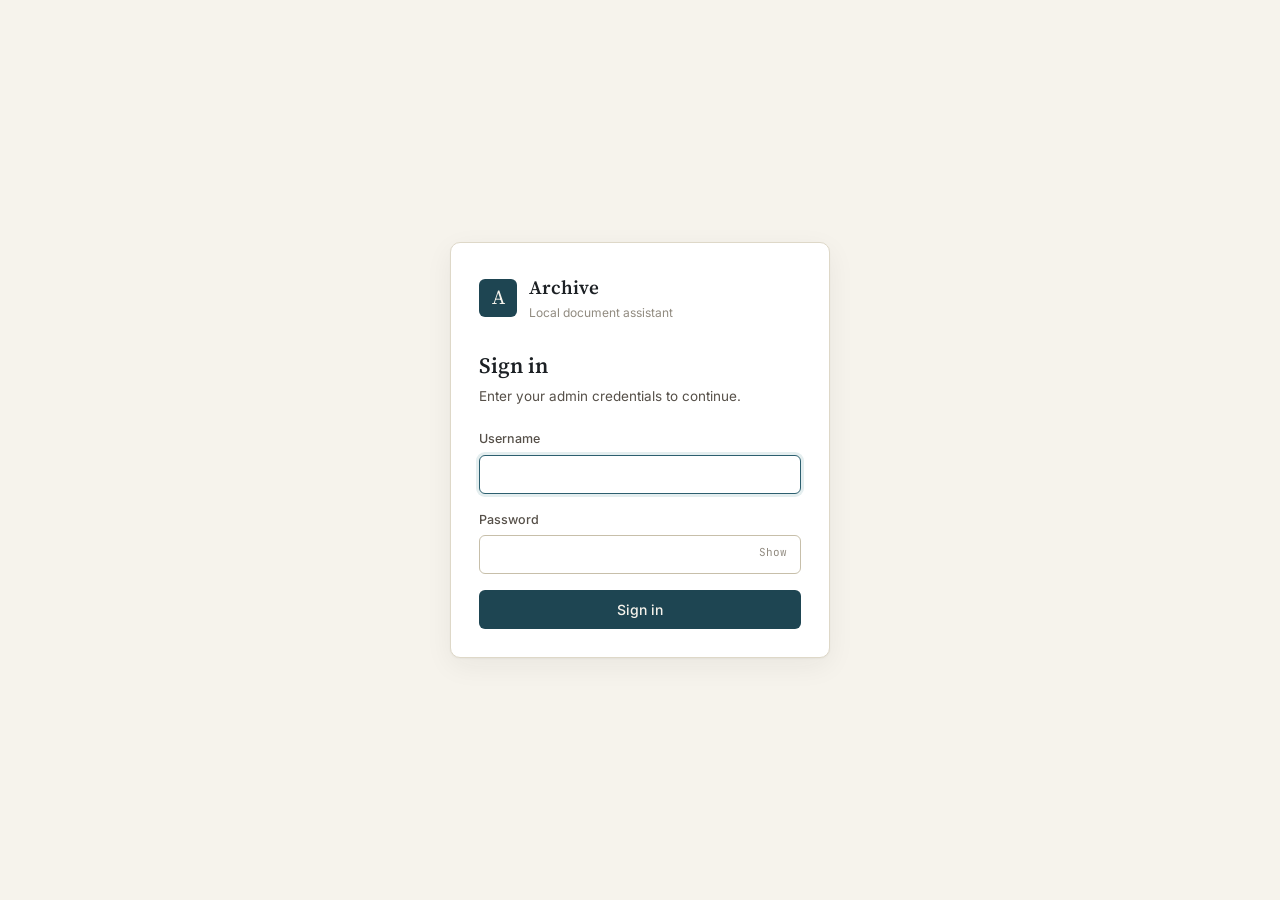
<file: frontend/login.html>
<!DOCTYPE html>
<html lang="en">
<head>
<meta charset="UTF-8" />
<meta name="viewport" content="width=device-width, initial-scale=1.0" />
<title>Archive — Sign in</title>
<link rel="preconnect" href="https://fonts.googleapis.com" />
<link href="https://fonts.googleapis.com/css2?family=Source+Serif+4:opsz,wght@8..60,400;8..60,600&family=Inter:wght@400;500;600&family=JetBrains+Mono:wght@400;500&display=swap" rel="stylesheet" />
<link rel="stylesheet" href="style.css" />
</head>
<body class="login-body">

<main class="login-shell">
  <div class="login-card">
    <div class="brand">
      <span class="brand-mark">A</span>
      <div class="brand-text">
        <h1>Archive</h1>
        <p>Local document assistant</p>
      </div>
    </div>

    <h2 class="login-title">Sign in</h2>
    <p class="login-sub">Enter your admin credentials to continue.</p>

    <form id="loginForm" class="login-form" novalidate>
      <label for="username">Username</label>
      <input id="username" name="username" type="text" autocomplete="username" required autofocus />

      <label for="password">Password</label>
      <div class="password-field">
        <input id="password" name="password" type="password" autocomplete="current-password" required />
        <button type="button" id="togglePassword" class="password-toggle" aria-label="Show password">Show</button>
      </div>

      <p id="loginError" class="login-error" role="alert" hidden></p>

      <button type="submit" id="loginBtn" class="btn-primary">Sign in</button>
    </form>
  </div>
</main>

<script src="auth.js"></script>
<script>
  // Already signed in? Go straight to the app.
  if (readSession()) window.location.replace('index.html');

  const form = document.getElementById('loginForm');
  const usernameInput = document.getElementById('username');
  const passwordInput = document.getElementById('password');
  const errorEl = document.getElementById('loginError');
  const loginBtn = document.getElementById('loginBtn');
  const togglePassword = document.getElementById('togglePassword');

  togglePassword.addEventListener('click', () => {
    const show = passwordInput.type === 'password';
    passwordInput.type = show ? 'text' : 'password';
    togglePassword.textContent = show ? 'Hide' : 'Show';
    togglePassword.setAttribute('aria-label', show ? 'Hide password' : 'Show password');
  });

  function showError(message) {
    errorEl.textContent = message;
    errorEl.hidden = false;
  }

  form.addEventListener('submit', async (e) => {
    e.preventDefault();
    const username = usernameInput.value.trim();
    const password = passwordInput.value;
    if (!username || !password) {
      showError('Please enter both username and password.');
      return;
    }

    errorEl.hidden = true;
    loginBtn.disabled = true;
    loginBtn.textContent = 'Signing in…';

    try {
      const res = await fetch(`${API_BASE}/api/auth/login`, {
        method: 'POST',
        headers: { 'Content-Type': 'application/json' },
        body: JSON.stringify({ username, password }),
      });
      const data = await res.json().catch(() => ({}));
      if (!res.ok) {
        showError(typeof data.detail === 'string' ? data.detail : 'Sign in failed.');
        passwordInput.select();
        return;
      }
      saveSession(data.access_token, data.username, data.expires_at);
      window.location.replace('index.html');
    } catch (err) {
      showError('Could not reach the server. Is the backend running?');
    } finally {
      loginBtn.disabled = false;
      loginBtn.textContent = 'Sign in';
    }
  });
</script>
</body>
</html>
</file>
<file: frontend/style.css>
:root {
  --paper: #F6F3EC;
  --surface: #FFFFFF;
  --surface-sunken: #EFEBE0;
  --ink: #1C2024;
  --ink-soft: #565049;
  --ink-faint: #918B80;
  --border: #DED8C8;
  --border-strong: #C7BFAA;
  --teal: #2C5F6F;
  --teal-dark: #1E4552;
  --teal-tint: #E4EEEF;
  --clay: #B5651D;
  --clay-tint: #F5E7D8;
  --danger: #A3372B;
  --danger-tint: #F6E4E0;
  --font-display: "Source Serif 4", Georgia, serif;
  --font-body: "Inter", -apple-system, BlinkMacSystemFont, sans-serif;
  --font-mono: "JetBrains Mono", "SF Mono", monospace;
  --radius: 10px;
  --radius-sm: 6px;
}

* { box-sizing: border-box; }

/* Make the `hidden` attribute win over component display rules (e.g. .sources is flex). */
[hidden] { display: none !important; }

html, body {
  height: 100%;
  margin: 0;
}

body {
  background: var(--paper);
  color: var(--ink);
  font-family: var(--font-body);
  font-size: 14px;
  line-height: 1.55;
  -webkit-font-smoothing: antialiased;
}

.app-shell {
  display: grid;
  grid-template-columns: 340px 1fr;
  height: 100vh;
}

/* ============ LIBRARY (SIDEBAR) ============ */

.library {
  background: var(--surface);
  border-right: 1px solid var(--border);
  display: flex;
  flex-direction: column;
  min-height: 0;
}

.library-header {
  padding: 24px 22px 18px;
  border-bottom: 1px solid var(--border);
}

.brand {
  display: flex;
  align-items: center;
  gap: 12px;
  margin-bottom: 14px;
}

.brand-mark {
  width: 38px;
  height: 38px;
  border-radius: var(--radius-sm);
  background: var(--teal-dark);
  color: #F6F3EC;
  font-family: var(--font-display);
  font-size: 20px;
  display: flex;
  align-items: center;
  justify-content: center;
  flex-shrink: 0;
}

.brand-text h1 {
  font-family: var(--font-display);
  font-size: 19px;
  font-weight: 600;
  margin: 0;
  color: var(--ink);
}

.brand-text p {
  margin: 1px 0 0;
  font-size: 12px;
  color: var(--ink-faint);
}

.status-row {
  display: flex;
  align-items: center;
  gap: 8px;
  font-size: 12px;
  color: var(--ink-soft);
  font-family: var(--font-mono);
}

.status-dot {
  width: 7px;
  height: 7px;
  border-radius: 50%;
  background: var(--ink-faint);
  flex-shrink: 0;
}

.status-dot.ok { background: #4C8B5F; }
.status-dot.warn { background: var(--clay); }
.status-dot.error { background: var(--danger); }

/* ---- Dropzone ---- */

.dropzone {
  margin: 18px 22px 0;
  padding: 22px 16px;
  border: 1.5px dashed var(--border-strong);
  border-radius: var(--radius);
  text-align: center;
  cursor: pointer;
  transition: border-color 0.15s ease, background 0.15s ease;
}

.dropzone:hover,
.dropzone.dragover {
  border-color: var(--teal);
  background: var(--teal-tint);
}

.dropzone-title {
  margin: 0 0 3px;
  font-weight: 500;
  font-size: 13.5px;
  color: var(--ink);
}

.dropzone-sub {
  margin: 0;
  font-size: 12px;
  color: var(--ink-faint);
}

/* ---- Upload progress ---- */

.upload-progress {
  margin: 14px 22px 0;
}

.upload-progress-track {
  height: 5px;
  border-radius: 4px;
  background: var(--surface-sunken);
  overflow: hidden;
}

.upload-progress-fill {
  height: 100%;
  width: 0%;
  background: var(--teal);
  transition: width 0.2s ease;
}

.upload-progress p {
  margin: 6px 0 0;
  font-size: 12px;
  color: var(--ink-soft);
  font-family: var(--font-mono);
}

/* ---- Library list ---- */

.library-list-header {
  display: flex;
  justify-content: space-between;
  align-items: baseline;
  padding: 20px 22px 8px;
  font-size: 11px;
  letter-spacing: 0.04em;
  text-transform: uppercase;
  color: var(--ink-faint);
}

.library-list-header-right {
  display: flex;
  align-items: center;
  gap: 10px;
}

.btn-text-danger {
  background: none;
  border: none;
  padding: 0;
  font-size: 11px;
  font-family: var(--font-body);
  color: var(--danger);
  cursor: pointer;
  text-transform: none;
  letter-spacing: normal;
  opacity: 0.75;
}

.btn-text-danger:hover {
  opacity: 1;
  text-decoration: underline;
}

.doc-card-bottom {
  display: flex;
  justify-content: space-between;
  align-items: center;
  margin-top: 4px;
}

.doc-delete-btn {
  background: none;
  border: none;
  padding: 0;
  font-size: 10.5px;
  font-family: var(--font-mono);
  color: var(--ink-faint);
  cursor: pointer;
  opacity: 0;
  transition: opacity 0.15s ease, color 0.15s ease;
}

.doc-card:hover .doc-delete-btn {
  opacity: 1;
}

.doc-delete-btn:hover {
  color: var(--danger);
}

.library-list {
  flex: 1;
  overflow-y: auto;
  padding: 0 14px 18px;
}

.empty-state {
  padding: 18px 8px;
  text-align: center;
}

.empty-state p {
  margin: 0;
  font-size: 12.5px;
  color: var(--ink-faint);
}

.empty-state-sub {
  margin-top: 3px !important;
}

.doc-card {
  padding: 11px 12px;
  border-radius: var(--radius-sm);
  margin-bottom: 4px;
  border: 1px solid transparent;
}

.doc-card:hover {
  background: var(--surface-sunken);
}

.doc-card-top {
  display: flex;
  justify-content: space-between;
  align-items: flex-start;
  gap: 8px;
}

.doc-name {
  font-size: 13px;
  font-weight: 500;
  color: var(--ink);
  word-break: break-word;
  margin: 0;
}

.doc-meta {
  margin: 4px 0 0;
  font-size: 11px;
  font-family: var(--font-mono);
  color: var(--ink-faint);
}

.doc-badge {
  font-size: 10px;
  font-family: var(--font-mono);
  padding: 2px 7px;
  border-radius: 20px;
  white-space: nowrap;
  flex-shrink: 0;
}

.doc-error {
  margin: 6px 0 0;
  font-size: 11.5px;
  line-height: 1.45;
  color: var(--danger);
}

.doc-badge.ready { background: #E5F0E7; color: #3B6E49; }
.doc-badge.processing { background: var(--clay-tint); color: var(--clay); }
.doc-badge.failed { background: var(--danger-tint); color: var(--danger); }

/* ============ READING ROOM (MAIN) ============ */

.reading-room {
  display: flex;
  flex-direction: column;
  min-height: 0;
  min-width: 0; /* let the grid column shrink to the viewport on phones */
}

.label-short { display: none; }

.room-header {
  display: flex;
  justify-content: space-between;
  align-items: center;
  padding: 20px 32px;
  border-bottom: 1px solid var(--border);
}

.room-header h2 {
  font-family: var(--font-display);
  font-size: 18px;
  font-weight: 600;
  margin: 0;
}

.room-header p {
  margin: 2px 0 0;
  font-size: 12px;
  color: var(--ink-faint);
  font-family: var(--font-mono);
}

.btn-ghost {
  background: transparent;
  border: 1px solid var(--border-strong);
  border-radius: var(--radius-sm);
  padding: 7px 14px;
  font-size: 12.5px;
  font-family: var(--font-body);
  color: var(--ink-soft);
  cursor: pointer;
  transition: background 0.15s ease, color 0.15s ease;
}

.btn-ghost:hover {
  background: var(--surface-sunken);
  color: var(--ink);
}

.room-title {
  flex: 1;
  min-width: 0;
}

/* Documents drawer toggle: only shown on narrow screens (see media query). */
.library-toggle {
  display: none;
  align-items: center;
  gap: 6px;
  background: var(--surface);
  border: 1px solid var(--border-strong);
  border-radius: var(--radius-sm);
  padding: 7px 10px;
  font-family: var(--font-body);
  font-size: 12.5px;
  color: var(--ink);
  cursor: pointer;
  margin-right: 12px;
}

.library-toggle-count {
  font-family: var(--font-mono);
  font-size: 11px;
  background: var(--teal-tint);
  color: var(--teal-dark);
  border-radius: 999px;
  padding: 0 7px;
}

.library-backdrop {
  display: none;
}

.room-header-actions {
  display: flex;
  align-items: center;
  gap: 10px;
}

.user-chip {
  font-family: var(--font-mono);
  font-size: 11.5px;
  color: var(--ink-soft);
  background: var(--surface-sunken);
  border: 1px solid var(--border);
  border-radius: 999px;
  padding: 4px 10px;
}

.user-chip:empty { display: none; }

/* ---- Chat scroll area ---- */

.chat-scroll {
  flex: 1;
  overflow-y: auto;
  padding: 28px 32px;
  display: flex;
  flex-direction: column;
  gap: 22px;
}

.welcome-card {
  max-width: 560px;
  margin: 40px auto;
  text-align: center;
}

.welcome-eyebrow {
  font-family: var(--font-mono);
  font-size: 11px;
  letter-spacing: 0.05em;
  text-transform: uppercase;
  color: var(--teal);
  margin: 0 0 10px;
}

.welcome-card h3 {
  font-family: var(--font-display);
  font-size: 26px;
  font-weight: 600;
  margin: 0 0 10px;
}

.welcome-sub {
  color: var(--ink-soft);
  margin: 0;
  font-size: 14px;
  line-height: 1.6;
}

.turn {
  max-width: 720px;
  width: 100%;
  margin: 0 auto;
  display: flex;
  flex-direction: column;
  gap: 10px;
}

.msg-question {
  align-self: flex-end;
  background: var(--teal-dark);
  color: #F6F3EC;
  padding: 11px 16px;
  border-radius: 14px 14px 3px 14px;
  max-width: 78%;
  font-size: 14px;
}

.msg-answer-wrap {
  align-self: flex-start;
  max-width: 92%;
}

.msg-answer {
  background: var(--surface);
  border: 1px solid var(--border);
  padding: 14px 17px;
  border-radius: 3px 14px 14px 14px;
  font-size: 14px;
  line-height: 1.65;
  /* Content is rendered markdown (line breaks become <br>), so raw whitespace
     must not add extra blank lines between the generated elements. */
  white-space: normal;
  overflow-wrap: anywhere;
}

.answer-note {
  margin: 4px 0 0 4px;
  font-family: var(--font-mono);
  font-size: 10.5px;
  letter-spacing: 0.04em;
  text-transform: uppercase;
  color: var(--clay);
}

.agent-note {
  color: var(--teal);
  text-transform: none;
  letter-spacing: 0;
  font-size: 11px;
}

.msg-answer.loading {
  color: var(--ink-faint);
  font-style: italic;
}

.msg-answer.has-sources {
  cursor: default;
}

.answer-actions {
  display: flex;
  margin-top: 6px;
}

.sources-toggle {
  display: inline-flex;
  align-items: center;
  gap: 5px;
  background: transparent;
  border: 1px solid transparent;
  border-radius: 999px;
  padding: 3px 9px 3px 7px;
  font-family: var(--font-mono);
  font-size: 11px;
  color: var(--ink-faint);
  cursor: pointer;
  transition: background 0.15s ease, color 0.15s ease, border-color 0.15s ease;
}

.sources-toggle:hover,
.sources-toggle:focus-visible {
  color: var(--clay);
  background: var(--clay-tint);
  outline: none;
}

.sources-toggle.active {
  color: var(--clay);
  border-color: var(--clay-tint);
  background: var(--clay-tint);
}

.sources {
  margin-top: 10px;
  display: flex;
  flex-direction: column;
  gap: 6px;
}

.sources-label {
  font-family: var(--font-mono);
  font-size: 10.5px;
  letter-spacing: 0.04em;
  text-transform: uppercase;
  color: var(--ink-faint);
  margin: 2px 0 2px 2px;
}

.source-card {
  background: var(--surface-sunken);
  border-left: 2.5px solid var(--clay);
  border-radius: 0 var(--radius-sm) var(--radius-sm) 0;
  padding: 9px 12px;
}

.source-card-top {
  display: flex;
  justify-content: space-between;
  align-items: baseline;
  gap: 10px;
  margin-bottom: 4px;
}

.source-filename {
  font-size: 12px;
  font-weight: 500;
  color: var(--ink);
}

.source-page {
  font-family: var(--font-mono);
  font-size: 10.5px;
  font-weight: 400;
  color: var(--ink-faint);
}

.source-score {
  font-family: var(--font-mono);
  font-size: 10.5px;
  color: var(--clay);
  flex-shrink: 0;
}

.source-excerpt {
  font-size: 12px;
  color: var(--ink-soft);
  line-height: 1.5;
  display: -webkit-box;
  -webkit-line-clamp: 3;
  -webkit-box-orient: vertical;
  overflow: hidden;
}

/* ---- Composer ---- */

.lang-row {
  display: flex;
  align-items: center;
  gap: 8px;
  padding: 10px 32px 0;
  font-size: 12px;
}

.lang-row label {
  color: var(--ink-faint);
  font-family: var(--font-mono);
  white-space: nowrap;
}

.lang-row select {
  border: 1px solid var(--border-strong);
  border-radius: var(--radius-sm);
  background: var(--surface);
  color: var(--ink);
  font-family: var(--font-body);
  font-size: 12.5px;
  padding: 5px 8px;
  cursor: pointer;
}

.lang-row select:focus {
  outline: none;
  border-color: var(--teal);
}

/* ---- Rendered markdown inside answers ---- */

.msg-answer p {
  margin: 0 0 10px;
}

.msg-answer p:last-child {
  margin-bottom: 0;
}

.msg-answer ul,
.msg-answer ol {
  margin: 0 0 10px;
  padding-left: 22px;
}

.msg-answer li {
  margin-bottom: 4px;
}

.msg-answer li:last-child {
  margin-bottom: 0;
}

.msg-answer strong {
  font-weight: 600;
  color: var(--ink);
}

.msg-answer code {
  background: var(--surface-sunken);
  border-radius: 4px;
  padding: 1px 5px;
  font-family: var(--font-mono);
  font-size: 12.5px;
}

.msg-answer pre {
  background: var(--surface-sunken);
  border-radius: var(--radius-sm);
  padding: 10px 12px;
  overflow-x: auto;
  margin: 0 0 10px;
}

.msg-answer pre code {
  background: none;
  padding: 0;
}

.msg-answer h1,
.msg-answer h2,
.msg-answer h3 {
  font-family: var(--font-display);
  margin: 14px 0 6px;
  font-size: 16px;
}

.msg-answer h1:first-child,
.msg-answer h2:first-child,
.msg-answer h3:first-child {
  margin-top: 0;
}

.composer {
  display: flex;
  align-items: flex-end;
  gap: 10px;
  padding: 16px 32px 22px;
  border-top: 1px solid var(--border);
  background: var(--paper);
}

.composer textarea {
  flex: 1;
  resize: none;
  border: 1px solid var(--border-strong);
  border-radius: var(--radius);
  padding: 11px 14px;
  font-family: var(--font-body);
  font-size: 14px;
  color: var(--ink);
  background: var(--surface);
  max-height: 160px;
  line-height: 1.5;
  overflow-y: hidden; /* autoGrow() turns scrolling on once the 160px cap is reached */
}

.composer textarea::placeholder {
  white-space: nowrap;
  overflow: hidden;
  text-overflow: ellipsis;
}

.composer textarea:focus {
  outline: none;
  border-color: var(--teal);
  box-shadow: 0 0 0 3px var(--teal-tint);
}

.btn-send {
  width: 42px;
  height: 42px;
  border-radius: var(--radius);
  border: none;
  background: var(--teal-dark);
  color: #F6F3EC;
  display: flex;
  align-items: center;
  justify-content: center;
  cursor: pointer;
  flex-shrink: 0;
  transition: background 0.15s ease, opacity 0.15s ease;
}

.btn-send:hover { background: var(--teal); }

.btn-stop {
  background: var(--clay);
}

.btn-stop:hover { background: #9a5518; }

.btn-send:disabled {
  opacity: 0.45;
  cursor: not-allowed;
}

/* ---- Login page ---- */

.login-body {
  min-height: 100%;
}

.login-shell {
  min-height: 100vh;
  display: flex;
  align-items: center;
  justify-content: center;
  padding: 24px 16px;
}

.login-card {
  width: 100%;
  max-width: 380px;
  background: var(--surface);
  border: 1px solid var(--border);
  border-radius: var(--radius);
  padding: 30px 28px 28px;
  box-shadow: 0 1px 2px rgba(28, 32, 36, 0.04), 0 8px 28px rgba(28, 32, 36, 0.06);
}

.login-card .brand {
  margin-bottom: 26px;
}

.login-title {
  font-family: var(--font-display);
  font-size: 22px;
  font-weight: 600;
  margin: 0 0 4px;
}

.login-sub {
  margin: 0 0 22px;
  color: var(--ink-soft);
  font-size: 13.5px;
}

.login-form {
  display: flex;
  flex-direction: column;
}

.login-form label {
  font-size: 12.5px;
  font-weight: 500;
  color: var(--ink-soft);
  margin-bottom: 6px;
}

.login-form input {
  width: 100%;
  border: 1px solid var(--border-strong);
  border-radius: var(--radius-sm);
  padding: 10px 12px;
  font-family: var(--font-body);
  font-size: 14px;
  color: var(--ink);
  background: var(--surface);
  margin-bottom: 16px;
}

.login-form input:focus {
  outline: none;
  border-color: var(--teal);
  box-shadow: 0 0 0 3px var(--teal-tint);
}

.password-field {
  position: relative;
}

.password-field input {
  padding-right: 64px;
}

.password-toggle {
  position: absolute;
  right: 6px;
  top: 6px;
  background: transparent;
  border: none;
  padding: 4px 8px;
  font-family: var(--font-mono);
  font-size: 11px;
  color: var(--ink-faint);
  cursor: pointer;
  border-radius: var(--radius-sm);
}

.password-toggle:hover { color: var(--teal); }

.login-error {
  background: var(--danger-tint);
  color: var(--danger);
  border-radius: var(--radius-sm);
  padding: 9px 12px;
  font-size: 13px;
  margin: -4px 0 16px;
}

.btn-primary {
  background: var(--teal-dark);
  color: #F6F3EC;
  border: none;
  border-radius: var(--radius-sm);
  padding: 11px 16px;
  font-family: var(--font-body);
  font-size: 14px;
  font-weight: 500;
  cursor: pointer;
  transition: background 0.15s ease, opacity 0.15s ease;
}

.btn-primary:hover { background: var(--teal); }

.btn-primary:disabled {
  opacity: 0.6;
  cursor: progress;
}

/* ---- Toasts ---- */

.toast-stack {
  position: fixed;
  right: 20px;
  bottom: 20px;
  z-index: 60;
  display: flex;
  flex-direction: column;
  gap: 8px;
  max-width: min(380px, calc(100vw - 32px));
  pointer-events: none;
}

.toast {
  pointer-events: auto;
  display: flex;
  align-items: flex-start;
  gap: 10px;
  background: var(--surface);
  border: 1px solid var(--border);
  border-left: 3px solid var(--teal);
  border-radius: var(--radius-sm);
  padding: 10px 10px 10px 14px;
  font-size: 13px;
  color: var(--ink);
  box-shadow: 0 6px 24px rgba(28, 32, 36, 0.12);
  animation: toast-in 0.18s ease-out;
  transition: opacity 0.2s ease, transform 0.2s ease;
}

.toast-success { border-left-color: #3B6E49; }
.toast-error { border-left-color: var(--danger); }

.toast.leaving {
  opacity: 0;
  transform: translateY(6px);
}

.toast-message {
  flex: 1;
  line-height: 1.45;
  overflow-wrap: anywhere;
}

.toast-close {
  background: transparent;
  border: none;
  color: var(--ink-faint);
  font-size: 16px;
  line-height: 1;
  cursor: pointer;
  padding: 0 2px;
}

.toast-close:hover { color: var(--ink); }

@keyframes toast-in {
  from { opacity: 0; transform: translateY(8px); }
  to { opacity: 1; transform: none; }
}

/* ---- Scrollbars ---- */

.library-list::-webkit-scrollbar,
.chat-scroll::-webkit-scrollbar {
  width: 8px;
}

.library-list::-webkit-scrollbar-thumb,
.chat-scroll::-webkit-scrollbar-thumb {
  background: var(--border-strong);
  border-radius: 8px;
}

/* ---- Responsive ---- */

@media (max-width: 860px) {
  .app-shell {
    grid-template-columns: 1fr;
    height: 100dvh;
  }

  /* The library becomes a slide-in drawer opened from the header. */
  .library {
    position: fixed;
    inset: 0 auto 0 0;
    width: min(340px, 86vw);
    z-index: 50;
    transform: translateX(-100%);
    transition: transform 0.22s ease;
    box-shadow: 0 0 40px rgba(28, 32, 36, 0.18);
  }

  .library-open .library { transform: none; }

  .library-backdrop {
    display: block;
    position: fixed;
    inset: 0;
    z-index: 45;
    background: rgba(28, 32, 36, 0.35);
    opacity: 0;
    pointer-events: none;
    transition: opacity 0.22s ease;
  }

  .library-open .library-backdrop {
    opacity: 1;
    pointer-events: auto;
  }

  .library-toggle { display: inline-flex; }

  .room-header {
    flex-wrap: wrap;
    gap: 10px;
    padding: 12px 16px;
  }

  .room-header-actions { gap: 6px; }
  .user-chip { display: none; }
  .label-long { display: none; }
  .label-short { display: inline; }
  /* The Documents button and actions are enough on a phone; the title just crowds them. */
  .room-title h2,
  #conversationMeta { display: none; }
  .composer textarea { font-size: 16px; } /* 16px stops iOS zooming into the field */
  .btn-ghost { padding: 6px 10px; }
  .chat-scroll { padding: 18px 16px; }
  .lang-row { padding: 8px 16px 0; }
  .composer { padding: 12px 16px 16px; }
  .msg-question { max-width: 88%; }
  .msg-answer-wrap { max-width: 100%; }

  .toast-stack {
    left: 16px;
    right: 16px;
    bottom: 84px;
    max-width: none;
  }
}

/* ---- Reduced motion ---- */

@media (prefers-reduced-motion: reduce) {
  * { transition: none !important; }
}
</file>
